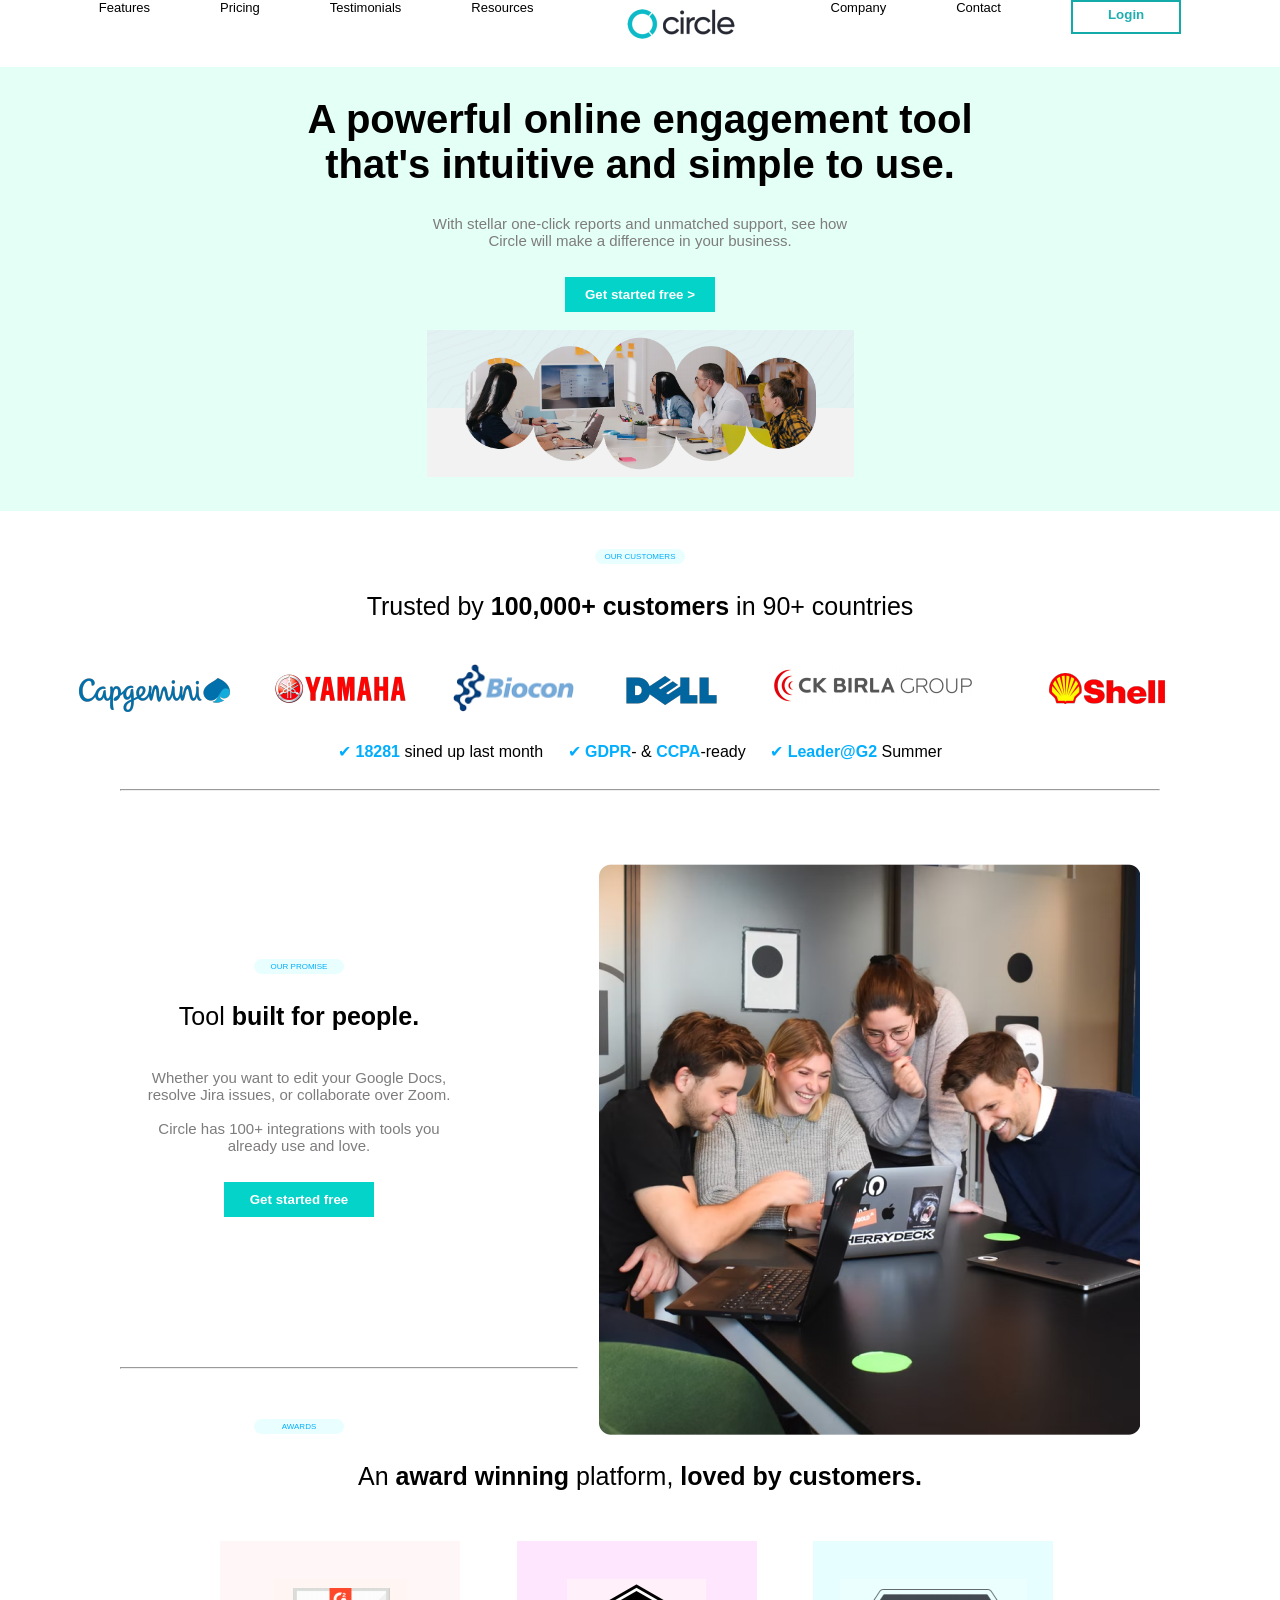
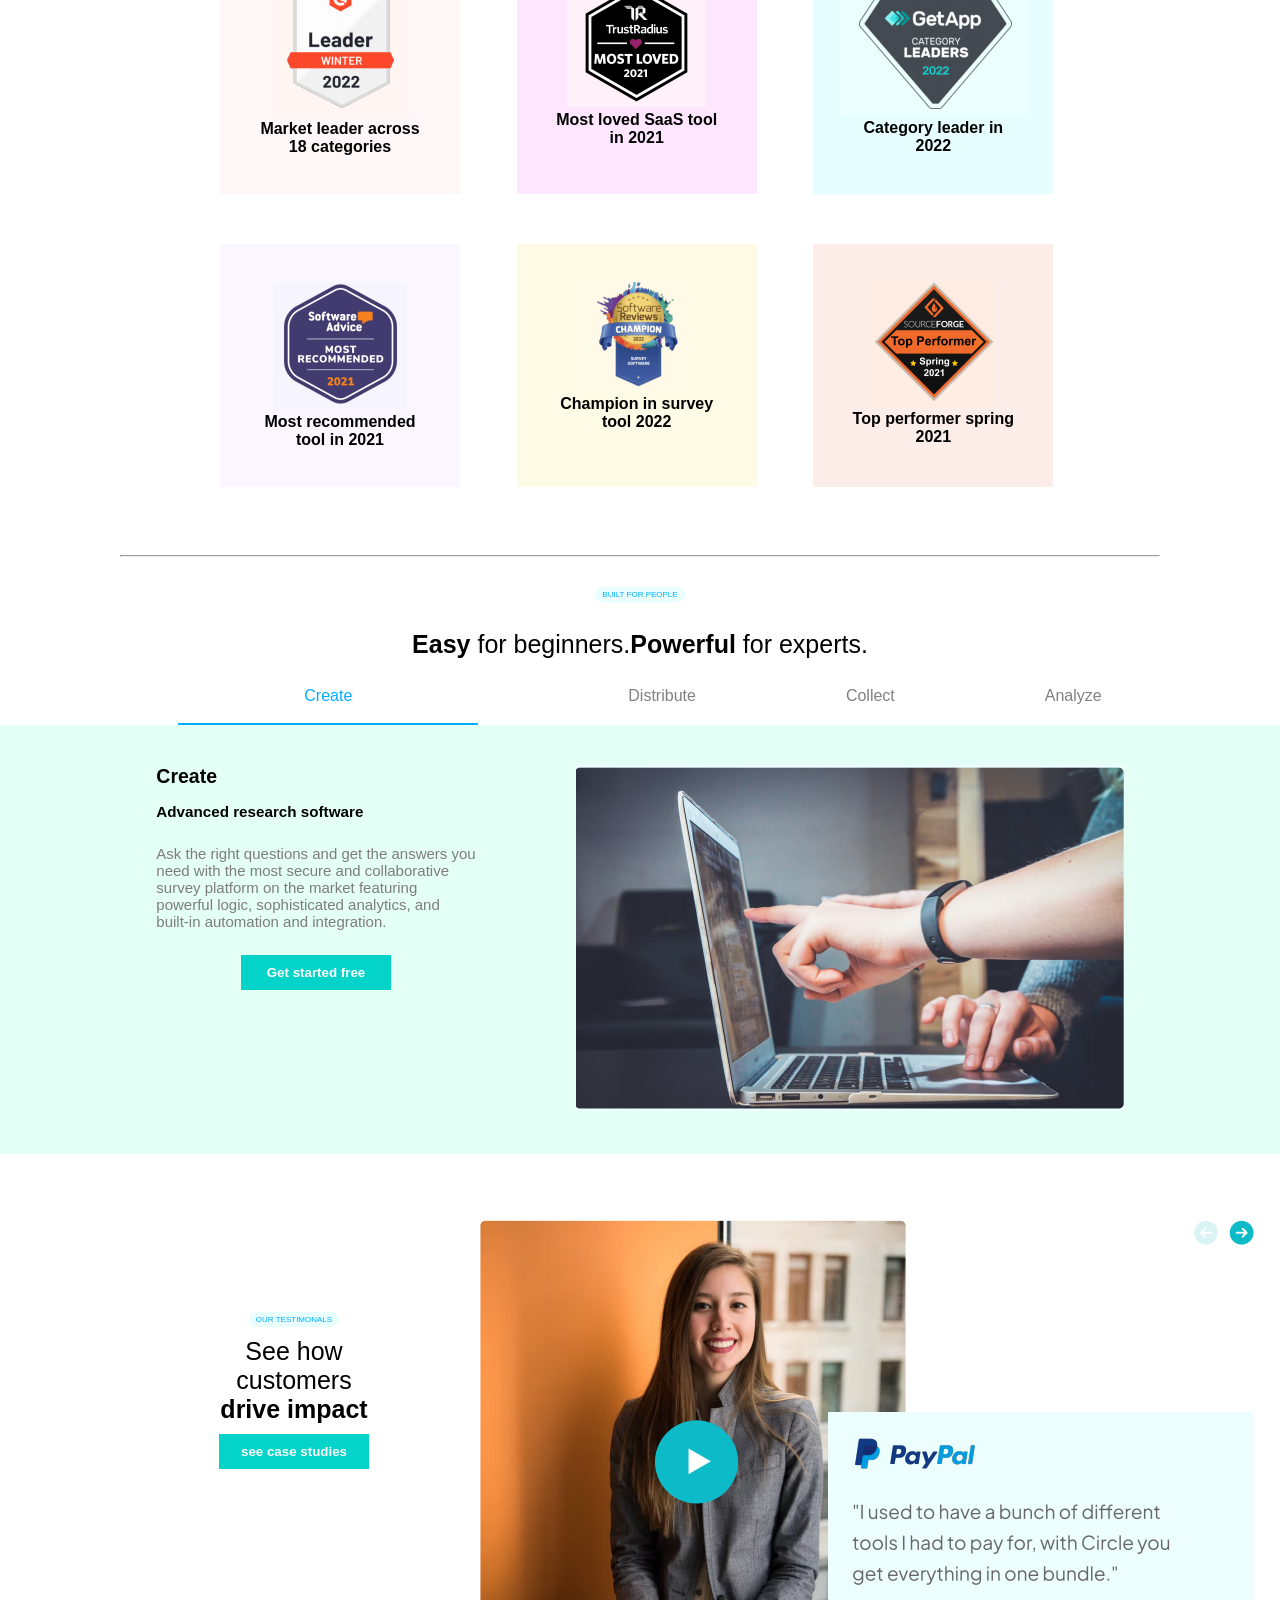
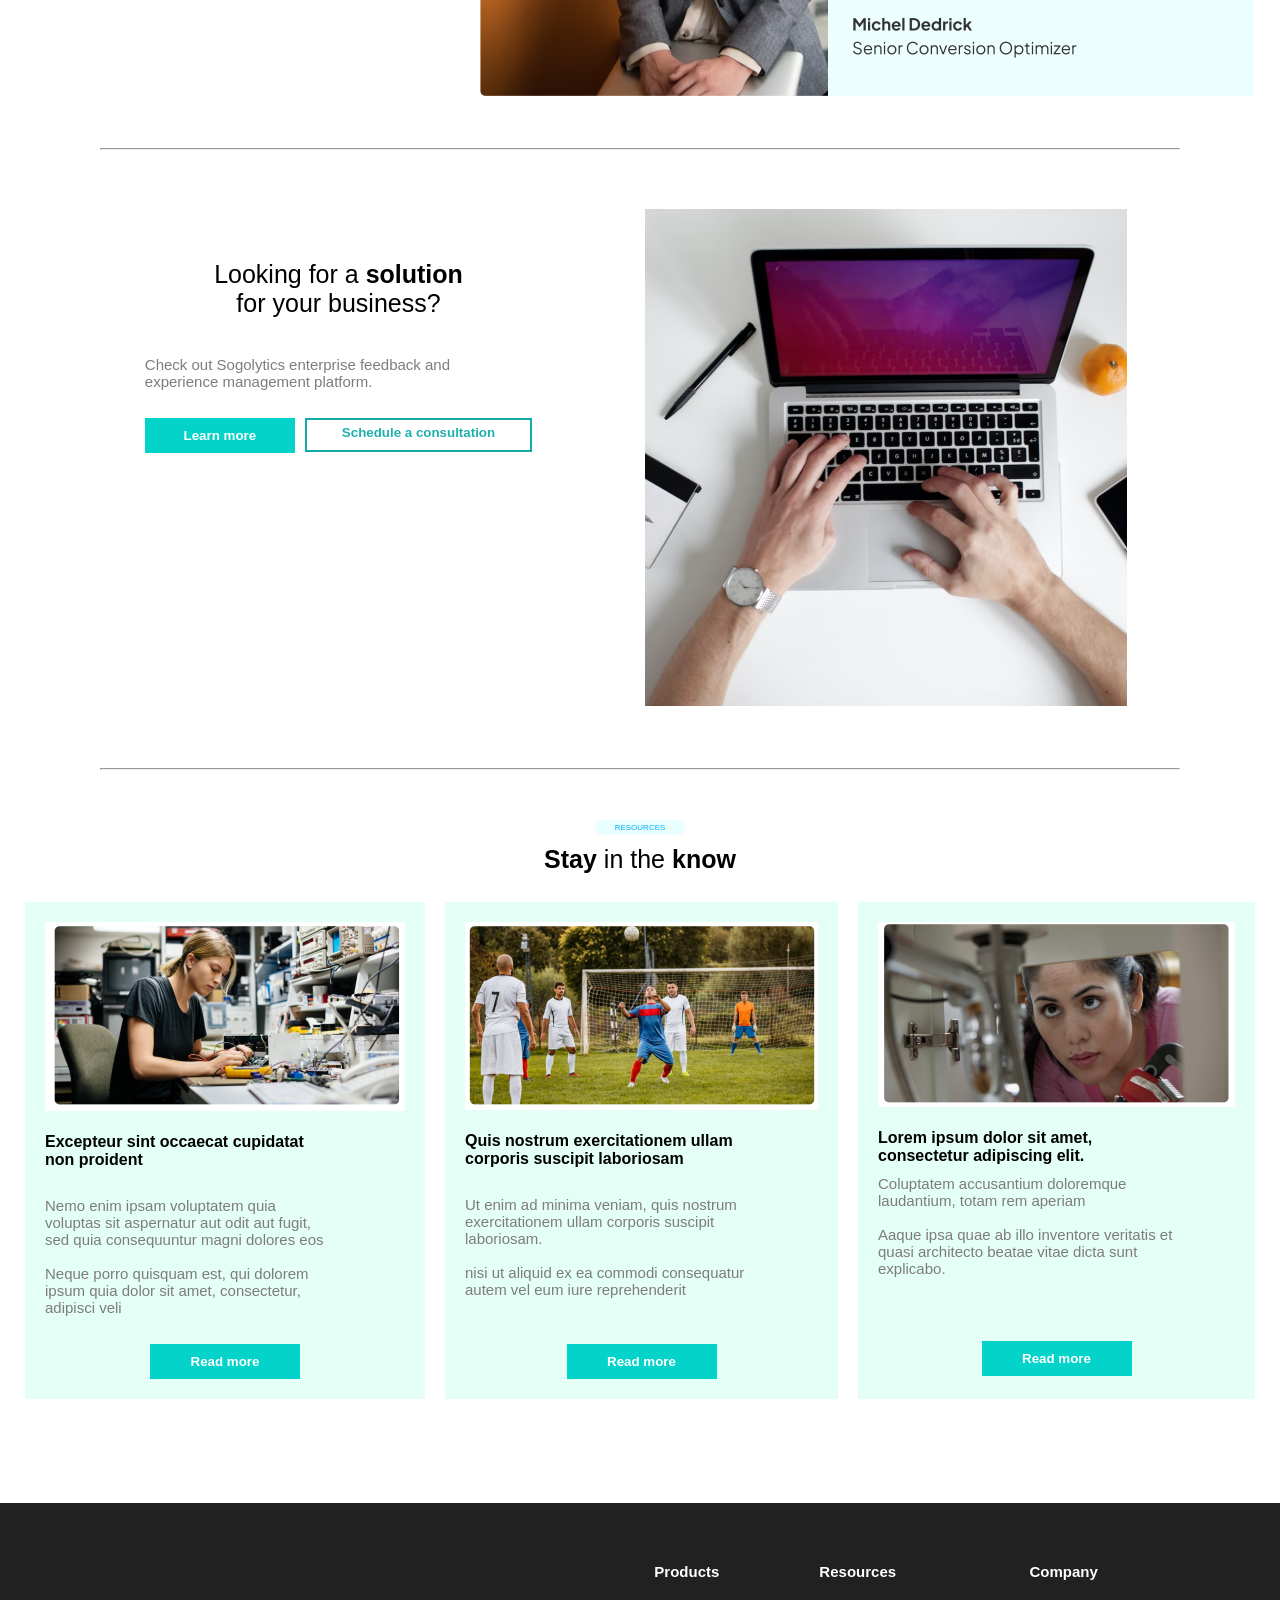
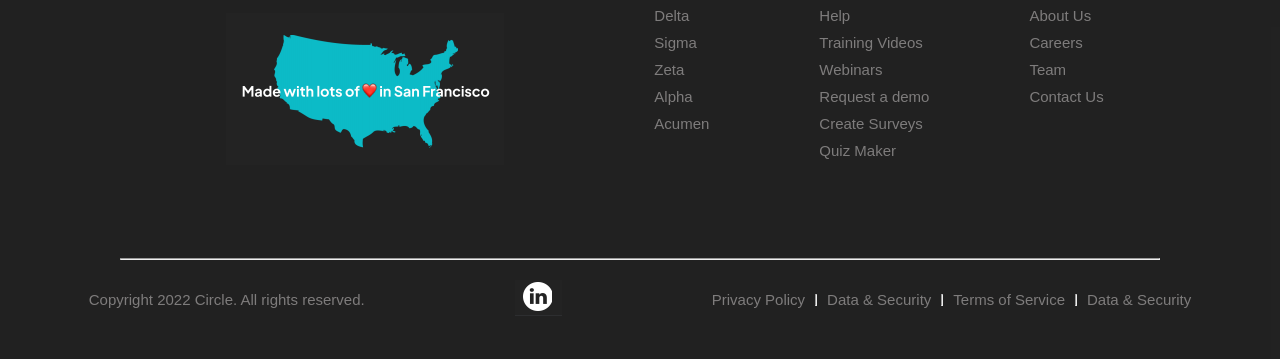
<file: index.html>
<!DOCTYPE html>
<html lang="en">
<head>
    <title>Circle Homepage</title>
    <link rel="stylesheet" href="web.css">
</head>
<body>
    <header>
        <div class="main
        <div class="nav">
            </div>
            <div class="menu">
                <ul>
                    <li><a href="#"></a>Features</li>
                    <li><a href="#"></a>Pricing</li>
                    <li><a href="#"></a>Testimonials</li>
                    <li><a href="#"></a>Resources</li>
                    <li class="logo"><img src="logo.png" alt="logo"></li>
                    <li><a href="#"></a>Company</li>
                    <li><a href="#"></a>Contact</li>
                    <li><a href="#"></a><button class="login"><b>Login</b></button></li>
                </ul>
            </div>
    </div><br>
        <div class="content">
            <p class="bold"><b>A powerful online engagement tool <br> 
            that's intuitive and simple to use.</b></p>
            <br>
            <p class="text">With stellar one-click reports and unmatched support, see how
            <br>Circle will make a difference in your business.</p><br>
            <button class="box"><b>Get started free ></b></button>
            <br>
            <img src="img1.jpg" alt="img1" width="35%">
        </div>
    </header>
    <section>
        <div class="center">
            <br>
            <p class="box1">OUR CUSTOMERS</p><br>
            <p class="theme">Trusted by <b>100,000+ customers </b>in 90+ countries</p><br>
            <ul class="customers">
                <li><img src="img2.png" alt="img2"></li>
                <li><img src="img3.png" alt="img3"></li>
                <li><img src="img4.png" alt="img4"></li>
                <li><img src="img5.png" alt="img5"></li>
                <li><img src="img6.png" alt="img6"></li>
                <li><img src="img7.png" alt="img7"></li>
                <br>
                <li><span class="color">✔ <b>18281</b> </span>sined up last month</li>
                <li><span class="color">✔ <b>GDPR</b></span>- & <span class="color"><b>CCPA</b></span>-ready</li>
                <li><span class="color">✔ <b>Leader@G2</b></span> Summer</li>
            </ul><br>
            <hr>
        </div>
        
        <div class="div2">
            <div class="img2">
                <img src="img8.jpg" alt="img8"><br>
            </div>
            <div class="content2">
                <ul>
                    <li><p class="box1">OUR PROMISE</p></li><br>
                    <li><p class="theme">Tool <b>built for people.</b></p></li><br>
                    <li><p class="text">Whether you want to edit your Google Docs,<br>
                    resolve Jira issues, or collaborate over Zoom. <br><br>
                    Circle has 100+ integrations with tools you <br>
                    already use and love.</p></li><br>
                    <li><button class="box"><b>Get started free</b></button></li>
                    
                </ul>
            </div>
            <hr>
        </div>
        <div class="div3">
            <p class="box1">AWARDS</p><br>
            <p class="theme">An <b>award winning</b> platform, <b>loved by customers.</b></p>
            <div class="containerGrid">
                <div class="imgGrid1"><br><img src="boxe1.png" alt="boxe1"><p><b>Market leader across<br>18 categories</b><br><br></p></div>
                <div class="imgGrid2"><br><img src="boxe2.png" alt="boxe2"><p><b>Most loved SaaS tool <br> in 2021</b><br><br></p></div>
                <div class="imgGrid3"><br><img src="boxe3.png" alt="boxe3"><p><b>Category leader in <br> 2022</b><br></p></div>
                <div class="imgGrid4"><br><img src="boxe4.png" alt="boxe4"><p><b>Most recommended <br> tool in 2021 <br><br></b></p></div>
                <div class="imgGrid5"><br><img src="boxe5.png" alt="boxe5"><p><b>Champion in survey <br> tool 2022 <br><br></b></p></div>
                <div class="imgGrid6"><br><img src="boxe6.png" alt="boxe6"><p><b>Top performer spring <br> 2021 <br><br></b></p></div>   
            </div>
            <br><hr>
        </div>
        <div class="div4">
            <p class="box1">BUILT FOR PEOPLE</p><br>
            <p class="theme"><b>Easy</b> for beginners.<b>Powerful</b> for experts.</p><br>
            <div class="options">
                <ul>
                    <li class="withLine"><span class="spanblue"><p>Create</p><br></span><p class="line"></p></li>
                    <li><span class="spangrey"><p>Distribute</p><br></span></li>
                    <li><span class="spangrey"><p>Collect</p><br></span></li>
                    <li><span class="spangrey"><p>Analyze</p><br></span></li>
                </ul>
            </div>
            <div class="div4-1">
                <div>
                    <h1>Create</h1><br>
                    <h3>Advanced research software</h3><br>
                    <p class="text">Ask the right questions and get the answers you 
                        <br>need with the most secure and collaborative 
                        <br>survey platform on the market featuring 
                        <br>powerful logic, sophisticated analytics, and 
                        <br>built-in automation and integration. <br>
                    </p><br>
                    <button class="box"><b>Get started free</b></button>
                </div>
                <div><img src="v1.png" alt="v1"></div>
            </div>
            <br>
            <div class="div4-2">
                <div class="div-4-2-1">
                    <p class="box1">OUR TESTIMONALS</p>
                    <p class="theme">See how <br>customers <br> <b>drive impact</b></p>
                    <button class="box"><b>see case studies</b></button>
                </div>
                <div class="innerdiv">
                    <div><img src="v2.png" alt="v2"></div>
                </div>
            </div>
            <hr>
        </div>
        <div class="div5">
            <div class="padding">
                <p class="theme">Looking for a <b>solution</b><br>
                    for your business?</p><br>
                <p class="text">Check out Sogolytics enterprise feedback and <br>
                    experience management platform.</p><br>
                    <div class="innerdiv-5">
                        <div><button class="box"><b>Learn more</b></button></div>
                        <div><button class="login"><b>Schedule a consultation</b></button></div>
                    </div>
            </div>
            <div><img src="v3.png" alt="v3"></div>
        </div>
        <hr>
        <div class="div6">
            <p class="box1">RESOURCES</p>
            <p class="theme"><b>Stay</b> in the <b>know</b></p><br>
            <div class="innerdiv-6">
                <div class="bgColor"><img src="r1.png" alt="r1"><br>
                <p><br><b>Excepteur sint occaecat cupidatat <br> non proident</b></p><br>
                <p class="text">Nemo enim ipsam voluptatem quia <br>
                    voluptas sit aspernatur aut odit aut fugit, <br>
                    sed quia consequuntur magni dolores eos <br><br>
                    Neque porro quisquam est, qui dolorem <br>
                    ipsum quia dolor sit amet, consectetur,<br>
                    adipisci veli</p><br>
                    <button class="box"><b>Read more</b></button>
                </div>
                <div class="bgColor"><img src="r2.png" alt="r2"><br>
                <p><b><br> Quis nostrum exercitationem ullam <br>corporis suscipit laboriosam</b></p>
                <br>
                <p class="text">Ut enim ad minima veniam, quis nostrum <br>
                    exercitationem ullam corporis suscipit <br>
                    laboriosam. <br><br>
                    nisi ut aliquid ex ea commodi consequatur <br>
                    autem vel eum iure reprehenderit </p><br><br>
                    <button class="box"><b>Read more</b></button>
            </div>
                <div class="bgColor"><img src="r3.png" alt="r3">
                <p><b><br>Lorem ipsum dolor sit amet, <br>
                    consectetur adipiscing elit.
                    <br></b></p>
                    <p class="text">Coluptatem accusantium doloremque <br>
                        laudantium, totam rem aperiam <br><br>
                        Aaque ipsa quae ab illo inventore veritatis et <br>
                        quasi architecto beatae vitae dicta sunt <br>
                        explicabo.</p><br><br><br>
                        <button class="box"><b>Read more</b></button>
                    </div>
            </div>
            <br><br><br>
        </div>
    </section>
    <footer>
        <div class="bgBlack">
            <div class="footer">
                <div><img src="r4.png" alt="r4"></div>
                <div>
                    <ul>
                        <li><h4>Products</h4><br></li>
                        <li><p class="text">Delta</p></li>
                        <li><p class="text">Sigma</p></li>
                        <li><p class="text">Zeta</p></li>
                        <li><p class="text">Alpha</p></li>
                        <li><p class="text">Acumen</p></li>
                    </ul>
                </div>
                <div>
                    <ul>
                        <li><h4>Resources</h4><br></li>
                        <li><p class="text">Help</p></li>
                        <li><p class="text">Training Videos</p></li>
                        <li><p class="text">Webinars</p></li>
                        <li><p class="text">Request a demo</p></li>
                        <li><p class="text">Create Surveys</p></li>
                        <li><p class="text">Quiz Maker</p></li>
                    </ul>
                </div>
                <div>
                    <ul>
                        <li><h4>Company</h4><br></li>
                        <li><p class="text">About Us</p></li>
                        <li><p class="text">Careers</p></li>
                        <li><p class="text">Team</p></li>
                        <li><p class="text">Contact Us</p></li>
                    </ul>
                </div>
        </div>
        <hr class="hr">
        <div class="copyright">
            <div class="copyrightsText"><p>Copyright 2022 Circle. All rights reserved.</p></div>
            <div class="img"><img src="r5.png" alt="source"></div>
            <div class="terms"><p>Privacy Policy</p><hr class="hr">
            <p>Data & Security</p><hr class="hr">
            <p>Terms of Service</p><hr class="hr">
            <p>Data & Security</p></div> 
        </div>
    </footer>
</body>
</html>
</file>
<file: web.css>
*{
    margin: 0;
    padding: 0;
    font-family: Arial;
    list-style-type: none;
}
.main
{
    width: 100%;
}
.nav{
    width: 100%;
    height: 30px;
}
.login
{
    border: 2px solid rgb(19, 170, 170);
    color: rgb(32, 175, 175);
    background: white;
    padding: 5px 35px 10px 35px;
}
.menu ul{
    display: flex;
    flex-direction: row;
    justify-content: center;
    list-style-type:none;
    font-size: small;
    gap: 70px;
}
.content{
    padding: 30px;
    background-color: rgb(228, 255, 246);
    text-align: center;
}
.bold{
    font-size: 40px;
}
.text
{
    color: rgb(126, 124, 124);
    font-size: 15px;
}
.box{
    color: white;
    background-color: rgb(3, 211, 200);
    border: none;
    padding: 0 10px;
    width: 150px;
    height: 35px;
    margin: 0 auto;
    display: flex;
    align-items: center;
    justify-content: center;
}
.center
{
    padding: 20px;
    text-align: center;
}
.box1
{
    font-size: 8px;
    width:90px;
    height: 15px;
    align-items: center;
    justify-content: center;
    display: flex;
    margin: 0 auto;
    background: rgb(233, 255, 255);
    border-radius: 15px;
    color: rgb(0, 174, 255);
}
.theme
{
    text-align: center;
    font-size: 25px;
}
.customers li{
    display: inline-block;
    margin: 10px;
}
.color
{
    color: rgb(0, 174, 255);
}
hr{
    color: rgba(255, 255, 255, 0.26);
    margin: 0 100px;
}
.content2
{
    margin:100px 0;
    padding-bottom: 50px;
}
.div2,.div3{
    padding: 20px;
    margin:10px auto;
    text-align: center;
}
.theme,.text{
    margin :10px 0;
}
.div2 img
{
    padding: 20px;
    margin-right: 100px;
    float: right;
}
.containerGrid
{
    display: grid;
    grid-template-columns: repeat(3,1fr);
    gap:50px;
    margin: 50px 200px;
}
.imgGrid1
{
    background-color:rgb(255, 246, 247);
    padding:20px;
    width: 200px;
}
.imgGrid2
{
    background-color:rgb(260, 230, 255);
    padding:20px;
    width: 200px;
}
.imgGrid3
{
    background-color:rgb(230, 254, 255);
    padding:20px;
    width: 200px;
}
.imgGrid4
{
    background-color:rgb(251, 246, 258);
    padding:20px;
    width: 200px;
}
.imgGrid5
{
    background-color:rgb(253, 250, 230);
    padding:20px;
    width: 200px;
}
.imgGrid6
{
    background-color:rgb(253, 237, 233);
    padding:20px;
    width: 200px;
}
.options ul
{
    display: flex;
    flex-direction: row;
    justify-content: center;
    gap: 150px;
    font-size: medium;
}
.spanblue{
    color: rgb(0, 174, 255);
}
.spangrey{
    color:grey;
}
.line
{
    width:300px;
    height: 2px;
    background: rgb(0, 174, 255);
}
.withLine
{
    text-align: center;
}
.div4-1{
    padding: 40px;
    background-color: rgb(228, 255, 246);
    margin:0 auto;
    display: flex;
    flex-direction: row;
    justify-content: center;
    gap:100px;
    font-size: small;
}
.div4-2
{
    padding: 40px;
    margin:0 auto;
    display: flex;
    flex-direction: row;
    justify-content: center;
    gap:100px;
    font-size: small;
}
.div-4-2-1
{
    margin-left: 200px;
    padding: 100px 0px;
    
}
.innerdiv
{
    margin:0 auto;
    display: flex;
    flex-direction: row;
    justify-content: center;
    font-size: small;
}
.innerdiv p{
    margin-top: 195px;
    padding: 20px;
    background-color: rgb(228, 255, 246);
}
.deepblue
{
    color: rgb(35, 35, 114);
}
.div5
{
    margin:50px auto;
    gap: 100px;
    display: flex;
    flex-direction: row;
    justify-content: center;
}
.padding{
    padding-top: 50px;
}
.innerdiv-5
{
    margin:0 auto;
    display: flex;
    flex-direction: row;
    justify-content: center;
    gap: 10px;
}
.div6
{
    margin: 50px;
}
.innerdiv-6{
    margin: 0 auto;
    display:flex;
    flex-direction: row;
    justify-content: center;
    gap: 20px;
    
}
.bgColor
{
    background-color: rgb(228, 255, 246);
    padding: 20px;
}
.footer
{
    color: white;
    margin: 0 auto;
    padding: 40px;
    display: flex;
    flex-direction:row;
    justify-content: center;
    gap: 100px;
}
.footer img{
    padding: 50px;
}
.bgBlack
{
    background-color: rgba(32, 32, 32, 0.993);
    color: rgb(126, 124, 124);
    font-size: 15px;
    padding:20px;
}
.copyright
{
    margin: 0  auto;
    display: flex;
    padding:20px;
    justify-content: center;
    align-items: center;
}
.img img
{
    padding :0 150px;
}
.terms
{
    display: flex;
    justify-content: center;
    align-items: center;
    flex-direction: row;
}
.terms hr {
    margin:10px;
    height: 10px;
}
.hr{
    color: rgba(255, 255, 255, 0.26);;
}
</file>
